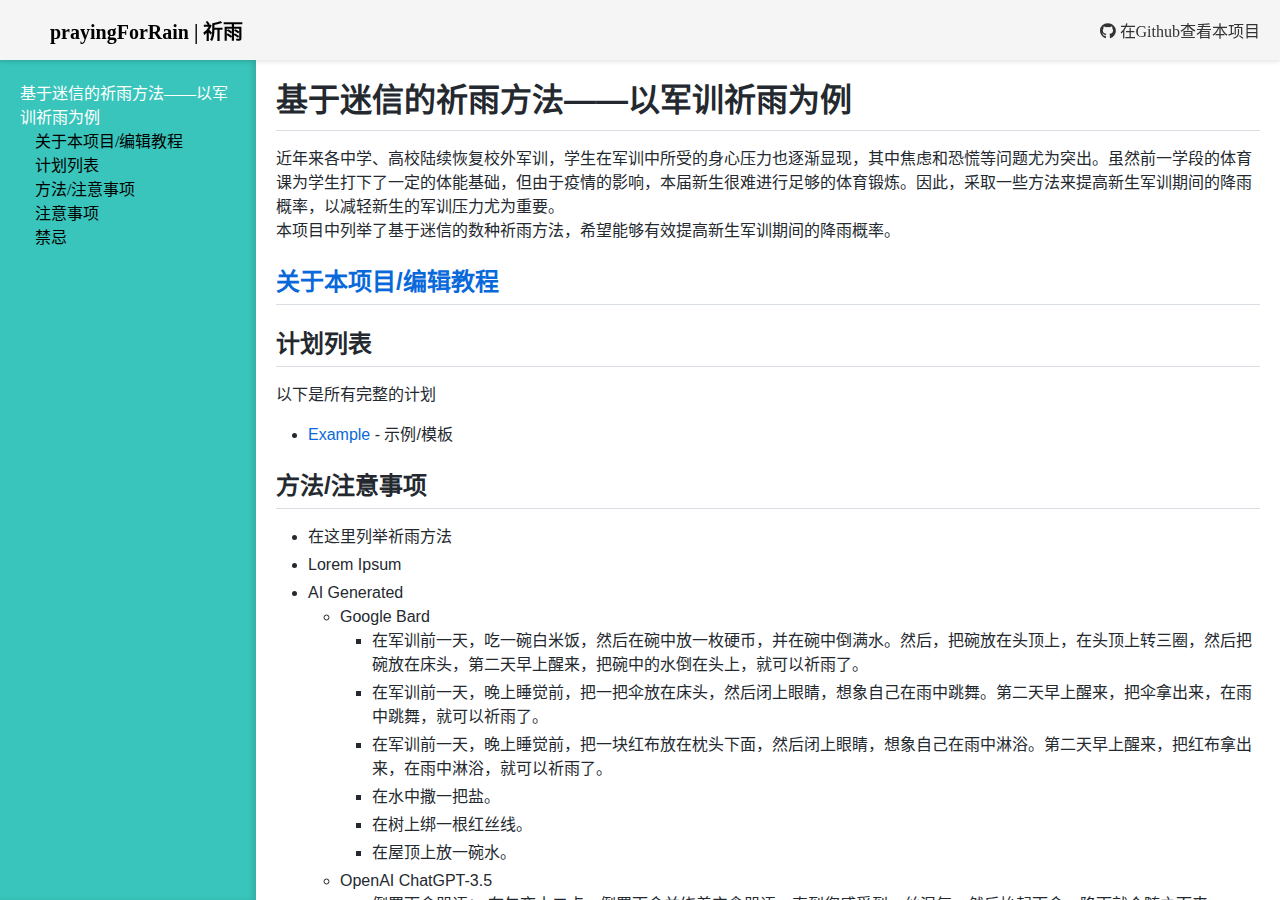
<file: index.html>
<!DOCTYPE html>
<html lang="zh-CN">
<head>
  <meta charset="UTF-8">
  <meta name="viewport" content="width=device-width, initial-scale=1.0">
  <title>prayingForRain | 祈雨</title>
  <link rel="stylesheet" href="/css/github-markdown.min.css">
  <link rel="stylesheet" href="/css/fontawesome-all.min.css">
  <link rel="stylesheet" href="/css/main.css">
  <script src="/js/marked.min.js"></script>
  <script src="/js/main.js"></script>
</head>
<body>
  <script>
    // 调用函数并传递Markdown文件的路径
    fetchAndRenderMarkdown('./index.md');
  </script>
</body>
</html>
</file>
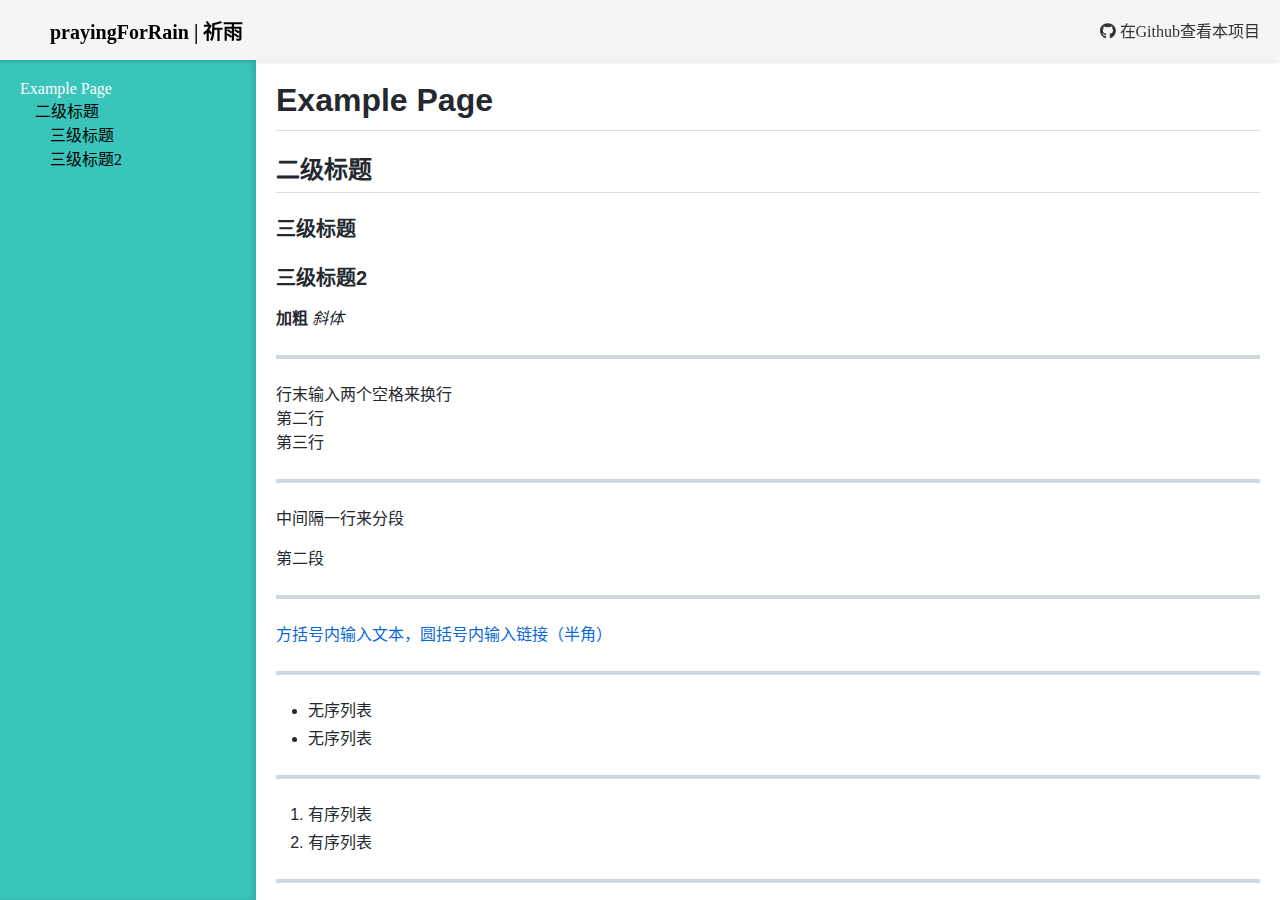
<file: plans/example/index.html>
<!DOCTYPE html>
<html lang="zh-CN">
<head>
  <meta charset="UTF-8">
  <meta name="viewport" content="width=device-width, initial-scale=1.0">
  <title>Example Page | 祈雨</title>
  <link rel="stylesheet" href="/css/github-markdown.min.css">
  <link rel="stylesheet" href="/css/fontawesome-all.min.css">
  <link rel="stylesheet" href="/css/main.css">
  <script src="/js/marked.min.js"></script>
  <script src="/js/main.js"></script>
</head>
<body>
  <script>
    // 调用函数并传递Markdown文件的路径
    fetchAndRenderMarkdown('./index.md');
  </script>
</body>
</html>
</file>
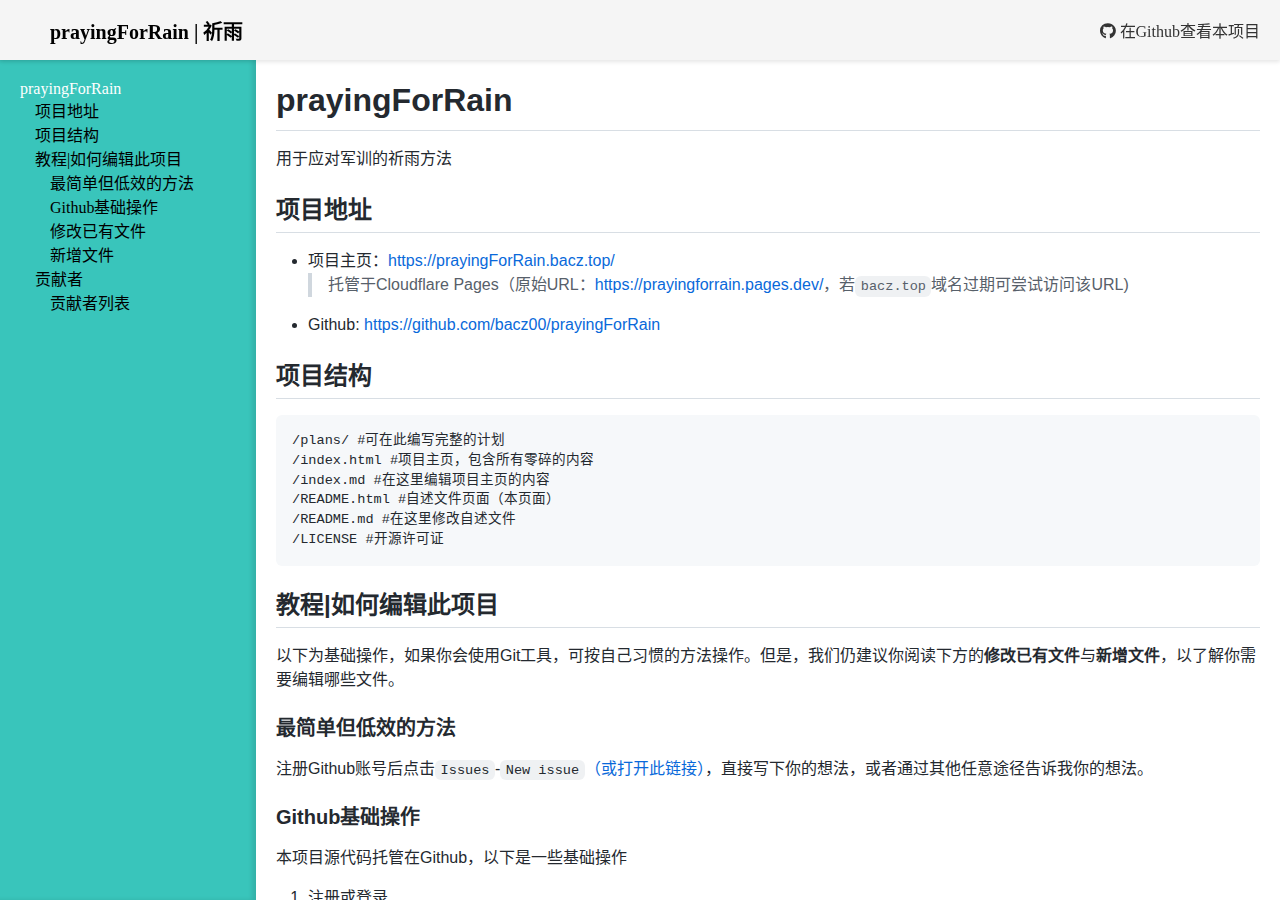
<file: readme.html>
<!DOCTYPE html>
<html lang="zh-CN">
<head>
  <meta charset="UTF-8">
  <meta name="viewport" content="width=device-width, initial-scale=1.0">
  <title>Readme | 祈雨</title>
  <link rel="stylesheet" href="/css/github-markdown.min.css">
  <link rel="stylesheet" href="/css/fontawesome-all.min.css">
  <link rel="stylesheet" href="/css/main.css">
  <script src="/js/marked.min.js"></script>
  <script src="/js/main.js"></script>
</head>
<body>
  <script>
    // 调用函数并传递Markdown文件的路径
    fetchAndRenderMarkdown('./README.md');
  </script>
</body>
</html>
</file>
<file: css/main.css>
.main {
    display: flex;
    flex-direction: column;
    position: fixed;
    top: 0;
    bottom: 0;
    left: 0;
    right: 0;
}

.container {
    display: flex;
    flex-direction: row;
    flex: 1;
    overflow-y: hidden;
}

.sidebar-container {
    padding: 0px;
    min-width: 256px;
    width: 20%;
    overflow-y: auto;
    background-color: #39C5BB; /* miku❤ */
    box-shadow: inset -4px 0px 4px 0px rgba(0, 0, 0, 0.1);
}

.sidebar {
    padding: 20px;
}

.content {
    padding: 20px;
    overflow-y: auto;
    flex: 1;
    scroll-behavior: smooth;
}

a {
    text-decoration: none;
    color: inherit;
}

.top-bar {
    position: relative;
    display: flex;
    flex-direction: row;
    align-items: center;
    background-color: #f5f5f5;
    box-shadow: 0px 2px 4px rgba(0, 0, 0, 0.1);
    height: 40px;
    padding: 10px 20px;
    z-index: 10;
}

.expand-button {
    display: none;
    width: 40px;
    height: 40px;
    background-color: #fff;
    box-shadow: 2px 2px 2px rgba(0, 0, 0, 0.1);
    border: none;
}

.expand-button i {
    font-size: 20px;
    color: #333;
}

.title {
    margin-left: 1.5em;
    font-size: 20px;
    font-weight: bold;
}

.github-link {
    margin-left: auto;
    font-size: 16px;
    color: #333333;
}

.overlay {
    position: fixed;
    top: 0;
    bottom: 0;
    left: 0;
    right: 0;
    background-color: #000;
    z-index: 99;
    pointer-events: none;
    opacity: 0;
    transition: opacity 0.2s ease;
}

/* 屏幕宽度小于768px时折叠侧边栏 */
@media (max-width: 768px) {
    .sidebar-container {
    position: fixed;
    top: 0;
    bottom: 0;
    min-width: unset;
    width: 80%;
    left: -80%; /* 初始状态下隐藏在左侧 */
    transition: left 0.2s ease;
    z-index: 100;
    }

    .sidebar-container.active {
        left: 0;
    }

    .expand-button {
    display: block;
    }

    .overlay.active {
        opacity: 0.6;
        pointer-events: unset;
    }

    .github-text {
        display: none;
    }

    .github-link {
        font-size: 28px;
    }
}
</file>
<file: css/github-markdown.min.css>
/**
 * Minified by jsDelivr using clean-css v5.3.1.
 * Original file: /npm/github-markdown-css@5.2.0/github-markdown.css
 *
 * Do NOT use SRI with dynamically generated files! More information: https://www.jsdelivr.com/using-sri-with-dynamic-files
 */
@media (prefers-color-scheme:dark){.markdown-body{color-scheme:dark;--color-prettylights-syntax-comment:#8b949e;--color-prettylights-syntax-constant:#79c0ff;--color-prettylights-syntax-entity:#d2a8ff;--color-prettylights-syntax-storage-modifier-import:#c9d1d9;--color-prettylights-syntax-entity-tag:#7ee787;--color-prettylights-syntax-keyword:#ff7b72;--color-prettylights-syntax-string:#a5d6ff;--color-prettylights-syntax-variable:#ffa657;--color-prettylights-syntax-brackethighlighter-unmatched:#f85149;--color-prettylights-syntax-invalid-illegal-text:#f0f6fc;--color-prettylights-syntax-invalid-illegal-bg:#8e1519;--color-prettylights-syntax-carriage-return-text:#f0f6fc;--color-prettylights-syntax-carriage-return-bg:#b62324;--color-prettylights-syntax-string-regexp:#7ee787;--color-prettylights-syntax-markup-list:#f2cc60;--color-prettylights-syntax-markup-heading:#1f6feb;--color-prettylights-syntax-markup-italic:#c9d1d9;--color-prettylights-syntax-markup-bold:#c9d1d9;--color-prettylights-syntax-markup-deleted-text:#ffdcd7;--color-prettylights-syntax-markup-deleted-bg:#67060c;--color-prettylights-syntax-markup-inserted-text:#aff5b4;--color-prettylights-syntax-markup-inserted-bg:#033a16;--color-prettylights-syntax-markup-changed-text:#ffdfb6;--color-prettylights-syntax-markup-changed-bg:#5a1e02;--color-prettylights-syntax-markup-ignored-text:#c9d1d9;--color-prettylights-syntax-markup-ignored-bg:#1158c7;--color-prettylights-syntax-meta-diff-range:#d2a8ff;--color-prettylights-syntax-brackethighlighter-angle:#8b949e;--color-prettylights-syntax-sublimelinter-gutter-mark:#484f58;--color-prettylights-syntax-constant-other-reference-link:#a5d6ff;--color-fg-default:#c9d1d9;--color-fg-muted:#8b949e;--color-fg-subtle:#6e7681;--color-canvas-default:#0d1117;--color-canvas-subtle:#161b22;--color-border-default:#30363d;--color-border-muted:#21262d;--color-neutral-muted:rgba(110,118,129,0.4);--color-accent-fg:#58a6ff;--color-accent-emphasis:#1f6feb;--color-attention-subtle:rgba(187,128,9,0.15);--color-danger-fg:#f85149}}@media (prefers-color-scheme:light){.markdown-body{color-scheme:light;--color-prettylights-syntax-comment:#6e7781;--color-prettylights-syntax-constant:#0550ae;--color-prettylights-syntax-entity:#8250df;--color-prettylights-syntax-storage-modifier-import:#24292f;--color-prettylights-syntax-entity-tag:#116329;--color-prettylights-syntax-keyword:#cf222e;--color-prettylights-syntax-string:#0a3069;--color-prettylights-syntax-variable:#953800;--color-prettylights-syntax-brackethighlighter-unmatched:#82071e;--color-prettylights-syntax-invalid-illegal-text:#f6f8fa;--color-prettylights-syntax-invalid-illegal-bg:#82071e;--color-prettylights-syntax-carriage-return-text:#f6f8fa;--color-prettylights-syntax-carriage-return-bg:#cf222e;--color-prettylights-syntax-string-regexp:#116329;--color-prettylights-syntax-markup-list:#3b2300;--color-prettylights-syntax-markup-heading:#0550ae;--color-prettylights-syntax-markup-italic:#24292f;--color-prettylights-syntax-markup-bold:#24292f;--color-prettylights-syntax-markup-deleted-text:#82071e;--color-prettylights-syntax-markup-deleted-bg:#ffebe9;--color-prettylights-syntax-markup-inserted-text:#116329;--color-prettylights-syntax-markup-inserted-bg:#dafbe1;--color-prettylights-syntax-markup-changed-text:#953800;--color-prettylights-syntax-markup-changed-bg:#ffd8b5;--color-prettylights-syntax-markup-ignored-text:#eaeef2;--color-prettylights-syntax-markup-ignored-bg:#0550ae;--color-prettylights-syntax-meta-diff-range:#8250df;--color-prettylights-syntax-brackethighlighter-angle:#57606a;--color-prettylights-syntax-sublimelinter-gutter-mark:#8c959f;--color-prettylights-syntax-constant-other-reference-link:#0a3069;--color-fg-default:#24292f;--color-fg-muted:#57606a;--color-fg-subtle:#6e7781;--color-canvas-default:#ffffff;--color-canvas-subtle:#f6f8fa;--color-border-default:#d0d7de;--color-border-muted:hsla(210,18%,87%,1);--color-neutral-muted:rgba(175,184,193,0.2);--color-accent-fg:#0969da;--color-accent-emphasis:#0969da;--color-attention-subtle:#fff8c5;--color-danger-fg:#cf222e}}.markdown-body{-ms-text-size-adjust:100%;-webkit-text-size-adjust:100%;margin:0;color:var(--color-fg-default);background-color:var(--color-canvas-default);font-family:-apple-system,BlinkMacSystemFont,"Segoe UI","Noto Sans",Helvetica,Arial,sans-serif,"Apple Color Emoji","Segoe UI Emoji";font-size:16px;line-height:1.5;word-wrap:break-word}.markdown-body .octicon{display:inline-block;fill:currentColor;vertical-align:text-bottom}.markdown-body h1:hover .anchor .octicon-link:before,.markdown-body h2:hover .anchor .octicon-link:before,.markdown-body h3:hover .anchor .octicon-link:before,.markdown-body h4:hover .anchor .octicon-link:before,.markdown-body h5:hover .anchor .octicon-link:before,.markdown-body h6:hover .anchor .octicon-link:before{width:16px;height:16px;content:' ';display:inline-block;background-color:currentColor;-webkit-mask-image:url("data:image/svg+xml,<svg xmlns='http://www.w3.org/2000/svg' viewBox='0 0 16 16' version='1.1' aria-hidden='true'><path fill-rule='evenodd' d='M7.775 3.275a.75.75 0 001.06 1.06l1.25-1.25a2 2 0 112.83 2.83l-2.5 2.5a2 2 0 01-2.83 0 .75.75 0 00-1.06 1.06 3.5 3.5 0 004.95 0l2.5-2.5a3.5 3.5 0 00-4.95-4.95l-1.25 1.25zm-4.69 9.64a2 2 0 010-2.83l2.5-2.5a2 2 0 012.83 0 .75.75 0 001.06-1.06 3.5 3.5 0 00-4.95 0l-2.5 2.5a3.5 3.5 0 004.95 4.95l1.25-1.25a.75.75 0 00-1.06-1.06l-1.25 1.25a2 2 0 01-2.83 0z'></path></svg>");mask-image:url("data:image/svg+xml,<svg xmlns='http://www.w3.org/2000/svg' viewBox='0 0 16 16' version='1.1' aria-hidden='true'><path fill-rule='evenodd' d='M7.775 3.275a.75.75 0 001.06 1.06l1.25-1.25a2 2 0 112.83 2.83l-2.5 2.5a2 2 0 01-2.83 0 .75.75 0 00-1.06 1.06 3.5 3.5 0 004.95 0l2.5-2.5a3.5 3.5 0 00-4.95-4.95l-1.25 1.25zm-4.69 9.64a2 2 0 010-2.83l2.5-2.5a2 2 0 012.83 0 .75.75 0 001.06-1.06 3.5 3.5 0 00-4.95 0l-2.5 2.5a3.5 3.5 0 004.95 4.95l1.25-1.25a.75.75 0 00-1.06-1.06l-1.25 1.25a2 2 0 01-2.83 0z'></path></svg>")}.markdown-body details,.markdown-body figcaption,.markdown-body figure{display:block}.markdown-body summary{display:list-item}.markdown-body [hidden]{display:none!important}.markdown-body a{background-color:transparent;color:var(--color-accent-fg);text-decoration:none}.markdown-body abbr[title]{border-bottom:none;text-decoration:underline dotted}.markdown-body b,.markdown-body strong{font-weight:var(--base-text-weight-semibold,600)}.markdown-body dfn{font-style:italic}.markdown-body h1{margin:.67em 0;font-weight:var(--base-text-weight-semibold,600);padding-bottom:.3em;font-size:2em;border-bottom:1px solid var(--color-border-muted)}.markdown-body mark{background-color:var(--color-attention-subtle);color:var(--color-fg-default)}.markdown-body small{font-size:90%}.markdown-body sub,.markdown-body sup{font-size:75%;line-height:0;position:relative;vertical-align:baseline}.markdown-body sub{bottom:-.25em}.markdown-body sup{top:-.5em}.markdown-body img{border-style:none;max-width:100%;box-sizing:content-box;background-color:var(--color-canvas-default)}.markdown-body code,.markdown-body kbd,.markdown-body pre,.markdown-body samp{font-family:monospace;font-size:1em}.markdown-body figure{margin:1em 40px}.markdown-body hr{box-sizing:content-box;overflow:hidden;background:0 0;border-bottom:1px solid var(--color-border-muted);height:.25em;padding:0;margin:24px 0;background-color:var(--color-border-default);border:0}.markdown-body input{font:inherit;margin:0;overflow:visible;font-family:inherit;font-size:inherit;line-height:inherit}.markdown-body [type=button],.markdown-body [type=reset],.markdown-body [type=submit]{-webkit-appearance:button}.markdown-body [type=checkbox],.markdown-body [type=radio]{box-sizing:border-box;padding:0}.markdown-body [type=number]::-webkit-inner-spin-button,.markdown-body [type=number]::-webkit-outer-spin-button{height:auto}.markdown-body [type=search]::-webkit-search-cancel-button,.markdown-body [type=search]::-webkit-search-decoration{-webkit-appearance:none}.markdown-body ::-webkit-input-placeholder{color:inherit;opacity:.54}.markdown-body ::-webkit-file-upload-button{-webkit-appearance:button;font:inherit}.markdown-body a:hover{text-decoration:underline}.markdown-body ::placeholder{color:var(--color-fg-subtle);opacity:1}.markdown-body hr::before{display:table;content:""}.markdown-body hr::after{display:table;clear:both;content:""}.markdown-body table{border-spacing:0;border-collapse:collapse;display:block;width:max-content;max-width:100%;overflow:auto}.markdown-body td,.markdown-body th{padding:0}.markdown-body details summary{cursor:pointer}.markdown-body details:not([open])>:not(summary){display:none!important}.markdown-body [role=button]:focus,.markdown-body a:focus,.markdown-body input[type=checkbox]:focus,.markdown-body input[type=radio]:focus{outline:2px solid var(--color-accent-fg);outline-offset:-2px;box-shadow:none}.markdown-body [role=button]:focus:not(:focus-visible),.markdown-body a:focus:not(:focus-visible),.markdown-body input[type=checkbox]:focus:not(:focus-visible),.markdown-body input[type=radio]:focus:not(:focus-visible){outline:solid 1px transparent}.markdown-body [role=button]:focus-visible,.markdown-body a:focus-visible,.markdown-body input[type=checkbox]:focus-visible,.markdown-body input[type=radio]:focus-visible{outline:2px solid var(--color-accent-fg);outline-offset:-2px;box-shadow:none}.markdown-body a:not([class]):focus,.markdown-body a:not([class]):focus-visible,.markdown-body input[type=checkbox]:focus,.markdown-body input[type=checkbox]:focus-visible,.markdown-body input[type=radio]:focus,.markdown-body input[type=radio]:focus-visible{outline-offset:0}.markdown-body kbd{display:inline-block;padding:3px 5px;font:11px ui-monospace,SFMono-Regular,SF Mono,Menlo,Consolas,Liberation Mono,monospace;line-height:10px;color:var(--color-fg-default);vertical-align:middle;background-color:var(--color-canvas-subtle);border:solid 1px var(--color-neutral-muted);border-bottom-color:var(--color-neutral-muted);border-radius:6px;box-shadow:inset 0 -1px 0 var(--color-neutral-muted)}.markdown-body h1,.markdown-body h2,.markdown-body h3,.markdown-body h4,.markdown-body h5,.markdown-body h6{margin-top:24px;margin-bottom:16px;font-weight:var(--base-text-weight-semibold,600);line-height:1.25}.markdown-body h2{font-weight:var(--base-text-weight-semibold,600);padding-bottom:.3em;font-size:1.5em;border-bottom:1px solid var(--color-border-muted)}.markdown-body h3{font-weight:var(--base-text-weight-semibold,600);font-size:1.25em}.markdown-body h4{font-weight:var(--base-text-weight-semibold,600);font-size:1em}.markdown-body h5{font-weight:var(--base-text-weight-semibold,600);font-size:.875em}.markdown-body h6{font-weight:var(--base-text-weight-semibold,600);font-size:.85em;color:var(--color-fg-muted)}.markdown-body p{margin-top:0;margin-bottom:10px}.markdown-body blockquote{margin:0;padding:0 1em;color:var(--color-fg-muted);border-left:.25em solid var(--color-border-default)}.markdown-body ol,.markdown-body ul{margin-top:0;margin-bottom:0;padding-left:2em}.markdown-body ol ol,.markdown-body ul ol{list-style-type:lower-roman}.markdown-body ol ol ol,.markdown-body ol ul ol,.markdown-body ul ol ol,.markdown-body ul ul ol{list-style-type:lower-alpha}.markdown-body dd{margin-left:0}.markdown-body code,.markdown-body samp,.markdown-body tt{font-family:ui-monospace,SFMono-Regular,SF Mono,Menlo,Consolas,Liberation Mono,monospace;font-size:12px}.markdown-body pre{margin-top:0;margin-bottom:0;font-family:ui-monospace,SFMono-Regular,SF Mono,Menlo,Consolas,Liberation Mono,monospace;font-size:12px;word-wrap:normal}.markdown-body .octicon{display:inline-block;overflow:visible!important;vertical-align:text-bottom;fill:currentColor}.markdown-body input::-webkit-inner-spin-button,.markdown-body input::-webkit-outer-spin-button{margin:0;-webkit-appearance:none;appearance:none}.markdown-body::before{display:table;content:""}.markdown-body::after{display:table;clear:both;content:""}.markdown-body>:first-child{margin-top:0!important}.markdown-body>:last-child{margin-bottom:0!important}.markdown-body a:not([href]){color:inherit;text-decoration:none}.markdown-body .absent{color:var(--color-danger-fg)}.markdown-body .anchor{float:left;padding-right:4px;margin-left:-20px;line-height:1}.markdown-body .anchor:focus{outline:0}.markdown-body blockquote,.markdown-body details,.markdown-body dl,.markdown-body ol,.markdown-body p,.markdown-body pre,.markdown-body table,.markdown-body ul{margin-top:0;margin-bottom:16px}.markdown-body blockquote>:first-child{margin-top:0}.markdown-body blockquote>:last-child{margin-bottom:0}.markdown-body h1 .octicon-link,.markdown-body h2 .octicon-link,.markdown-body h3 .octicon-link,.markdown-body h4 .octicon-link,.markdown-body h5 .octicon-link,.markdown-body h6 .octicon-link{color:var(--color-fg-default);vertical-align:middle;visibility:hidden}.markdown-body h1:hover .anchor,.markdown-body h2:hover .anchor,.markdown-body h3:hover .anchor,.markdown-body h4:hover .anchor,.markdown-body h5:hover .anchor,.markdown-body h6:hover .anchor{text-decoration:none}.markdown-body h1:hover .anchor .octicon-link,.markdown-body h2:hover .anchor .octicon-link,.markdown-body h3:hover .anchor .octicon-link,.markdown-body h4:hover .anchor .octicon-link,.markdown-body h5:hover .anchor .octicon-link,.markdown-body h6:hover .anchor .octicon-link{visibility:visible}.markdown-body h1 code,.markdown-body h1 tt,.markdown-body h2 code,.markdown-body h2 tt,.markdown-body h3 code,.markdown-body h3 tt,.markdown-body h4 code,.markdown-body h4 tt,.markdown-body h5 code,.markdown-body h5 tt,.markdown-body h6 code,.markdown-body h6 tt{padding:0 .2em;font-size:inherit}.markdown-body summary h1,.markdown-body summary h2,.markdown-body summary h3,.markdown-body summary h4,.markdown-body summary h5,.markdown-body summary h6{display:inline-block}.markdown-body summary h1 .anchor,.markdown-body summary h2 .anchor,.markdown-body summary h3 .anchor,.markdown-body summary h4 .anchor,.markdown-body summary h5 .anchor,.markdown-body summary h6 .anchor{margin-left:-40px}.markdown-body summary h1,.markdown-body summary h2{padding-bottom:0;border-bottom:0}.markdown-body ol.no-list,.markdown-body ul.no-list{padding:0;list-style-type:none}.markdown-body ol[type=a]{list-style-type:lower-alpha}.markdown-body ol[type=A]{list-style-type:upper-alpha}.markdown-body ol[type=i]{list-style-type:lower-roman}.markdown-body ol[type=I]{list-style-type:upper-roman}.markdown-body ol[type="1"]{list-style-type:decimal}.markdown-body div>ol:not([type]){list-style-type:decimal}.markdown-body ol ol,.markdown-body ol ul,.markdown-body ul ol,.markdown-body ul ul{margin-top:0;margin-bottom:0}.markdown-body li>p{margin-top:16px}.markdown-body li+li{margin-top:.25em}.markdown-body dl{padding:0}.markdown-body dl dt{padding:0;margin-top:16px;font-size:1em;font-style:italic;font-weight:var(--base-text-weight-semibold,600)}.markdown-body dl dd{padding:0 16px;margin-bottom:16px}.markdown-body table th{font-weight:var(--base-text-weight-semibold,600)}.markdown-body table td,.markdown-body table th{padding:6px 13px;border:1px solid var(--color-border-default)}.markdown-body table tr{background-color:var(--color-canvas-default);border-top:1px solid var(--color-border-muted)}.markdown-body table tr:nth-child(2n){background-color:var(--color-canvas-subtle)}.markdown-body table img{background-color:transparent}.markdown-body img[align=right]{padding-left:20px}.markdown-body img[align=left]{padding-right:20px}.markdown-body .emoji{max-width:none;vertical-align:text-top;background-color:transparent}.markdown-body span.frame{display:block;overflow:hidden}.markdown-body span.frame>span{display:block;float:left;width:auto;padding:7px;margin:13px 0 0;overflow:hidden;border:1px solid var(--color-border-default)}.markdown-body span.frame span img{display:block;float:left}.markdown-body span.frame span span{display:block;padding:5px 0 0;clear:both;color:var(--color-fg-default)}.markdown-body span.align-center{display:block;overflow:hidden;clear:both}.markdown-body span.align-center>span{display:block;margin:13px auto 0;overflow:hidden;text-align:center}.markdown-body span.align-center span img{margin:0 auto;text-align:center}.markdown-body span.align-right{display:block;overflow:hidden;clear:both}.markdown-body span.align-right>span{display:block;margin:13px 0 0;overflow:hidden;text-align:right}.markdown-body span.align-right span img{margin:0;text-align:right}.markdown-body span.float-left{display:block;float:left;margin-right:13px;overflow:hidden}.markdown-body span.float-left span{margin:13px 0 0}.markdown-body span.float-right{display:block;float:right;margin-left:13px;overflow:hidden}.markdown-body span.float-right>span{display:block;margin:13px auto 0;overflow:hidden;text-align:right}.markdown-body code,.markdown-body tt{padding:.2em .4em;margin:0;font-size:85%;white-space:break-spaces;background-color:var(--color-neutral-muted);border-radius:6px}.markdown-body code br,.markdown-body tt br{display:none}.markdown-body del code{text-decoration:inherit}.markdown-body samp{font-size:85%}.markdown-body pre code{font-size:100%}.markdown-body pre>code{padding:0;margin:0;word-break:normal;white-space:pre;background:0 0;border:0}.markdown-body .highlight{margin-bottom:16px}.markdown-body .highlight pre{margin-bottom:0;word-break:normal}.markdown-body .highlight pre,.markdown-body pre{padding:16px;overflow:auto;font-size:85%;line-height:1.45;background-color:var(--color-canvas-subtle);border-radius:6px}.markdown-body pre code,.markdown-body pre tt{display:inline;max-width:auto;padding:0;margin:0;overflow:visible;line-height:inherit;word-wrap:normal;background-color:transparent;border:0}.markdown-body .csv-data td,.markdown-body .csv-data th{padding:5px;overflow:hidden;font-size:12px;line-height:1;text-align:left;white-space:nowrap}.markdown-body .csv-data .blob-num{padding:10px 8px 9px;text-align:right;background:var(--color-canvas-default);border:0}.markdown-body .csv-data tr{border-top:0}.markdown-body .csv-data th{font-weight:var(--base-text-weight-semibold,600);background:var(--color-canvas-subtle);border-top:0}.markdown-body [data-footnote-ref]::before{content:"["}.markdown-body [data-footnote-ref]::after{content:"]"}.markdown-body .footnotes{font-size:12px;color:var(--color-fg-muted);border-top:1px solid var(--color-border-default)}.markdown-body .footnotes ol{padding-left:16px}.markdown-body .footnotes ol ul{display:inline-block;padding-left:16px;margin-top:16px}.markdown-body .footnotes li{position:relative}.markdown-body .footnotes li:target::before{position:absolute;top:-8px;right:-8px;bottom:-8px;left:-24px;pointer-events:none;content:"";border:2px solid var(--color-accent-emphasis);border-radius:6px}.markdown-body .footnotes li:target{color:var(--color-fg-default)}.markdown-body .footnotes .data-footnote-backref g-emoji{font-family:monospace}.markdown-body .pl-c{color:var(--color-prettylights-syntax-comment)}.markdown-body .pl-c1,.markdown-body .pl-s .pl-v{color:var(--color-prettylights-syntax-constant)}.markdown-body .pl-e,.markdown-body .pl-en{color:var(--color-prettylights-syntax-entity)}.markdown-body .pl-s .pl-s1,.markdown-body .pl-smi{color:var(--color-prettylights-syntax-storage-modifier-import)}.markdown-body .pl-ent{color:var(--color-prettylights-syntax-entity-tag)}.markdown-body .pl-k{color:var(--color-prettylights-syntax-keyword)}.markdown-body .pl-pds,.markdown-body .pl-s,.markdown-body .pl-s .pl-pse .pl-s1,.markdown-body .pl-sr,.markdown-body .pl-sr .pl-cce,.markdown-body .pl-sr .pl-sra,.markdown-body .pl-sr .pl-sre{color:var(--color-prettylights-syntax-string)}.markdown-body .pl-smw,.markdown-body .pl-v{color:var(--color-prettylights-syntax-variable)}.markdown-body .pl-bu{color:var(--color-prettylights-syntax-brackethighlighter-unmatched)}.markdown-body .pl-ii{color:var(--color-prettylights-syntax-invalid-illegal-text);background-color:var(--color-prettylights-syntax-invalid-illegal-bg)}.markdown-body .pl-c2{color:var(--color-prettylights-syntax-carriage-return-text);background-color:var(--color-prettylights-syntax-carriage-return-bg)}.markdown-body .pl-sr .pl-cce{font-weight:700;color:var(--color-prettylights-syntax-string-regexp)}.markdown-body .pl-ml{color:var(--color-prettylights-syntax-markup-list)}.markdown-body .pl-mh,.markdown-body .pl-mh .pl-en,.markdown-body .pl-ms{font-weight:700;color:var(--color-prettylights-syntax-markup-heading)}.markdown-body .pl-mi{font-style:italic;color:var(--color-prettylights-syntax-markup-italic)}.markdown-body .pl-mb{font-weight:700;color:var(--color-prettylights-syntax-markup-bold)}.markdown-body .pl-md{color:var(--color-prettylights-syntax-markup-deleted-text);background-color:var(--color-prettylights-syntax-markup-deleted-bg)}.markdown-body .pl-mi1{color:var(--color-prettylights-syntax-markup-inserted-text);background-color:var(--color-prettylights-syntax-markup-inserted-bg)}.markdown-body .pl-mc{color:var(--color-prettylights-syntax-markup-changed-text);background-color:var(--color-prettylights-syntax-markup-changed-bg)}.markdown-body .pl-mi2{color:var(--color-prettylights-syntax-markup-ignored-text);background-color:var(--color-prettylights-syntax-markup-ignored-bg)}.markdown-body .pl-mdr{font-weight:700;color:var(--color-prettylights-syntax-meta-diff-range)}.markdown-body .pl-ba{color:var(--color-prettylights-syntax-brackethighlighter-angle)}.markdown-body .pl-sg{color:var(--color-prettylights-syntax-sublimelinter-gutter-mark)}.markdown-body .pl-corl{text-decoration:underline;color:var(--color-prettylights-syntax-constant-other-reference-link)}.markdown-body g-emoji{display:inline-block;min-width:1ch;font-family:"Apple Color Emoji","Segoe UI Emoji","Segoe UI Symbol";font-size:1em;font-style:normal!important;font-weight:var(--base-text-weight-normal,400);line-height:1;vertical-align:-.075em}.markdown-body g-emoji img{width:1em;height:1em}.markdown-body .task-list-item{list-style-type:none}.markdown-body .task-list-item label{font-weight:var(--base-text-weight-normal,400)}.markdown-body .task-list-item.enabled label{cursor:pointer}.markdown-body .task-list-item+.task-list-item{margin-top:4px}.markdown-body .task-list-item .handle{display:none}.markdown-body .task-list-item-checkbox{margin:0 .2em .25em -1.4em;vertical-align:middle}.markdown-body .contains-task-list:dir(rtl) .task-list-item-checkbox{margin:0 -1.6em .25em .2em}.markdown-body .contains-task-list{position:relative}.markdown-body .contains-task-list:focus-within .task-list-item-convert-container,.markdown-body .contains-task-list:hover .task-list-item-convert-container{display:block;width:auto;height:24px;overflow:visible;clip:auto}.markdown-body ::-webkit-calendar-picker-indicator{filter:invert(50%)}
/*# sourceMappingURL=/sm/6add3b83d6edf3952cf6505959027673ee608ffb25d93ff4a92ffe934ca2a2cb.map */
</file>
